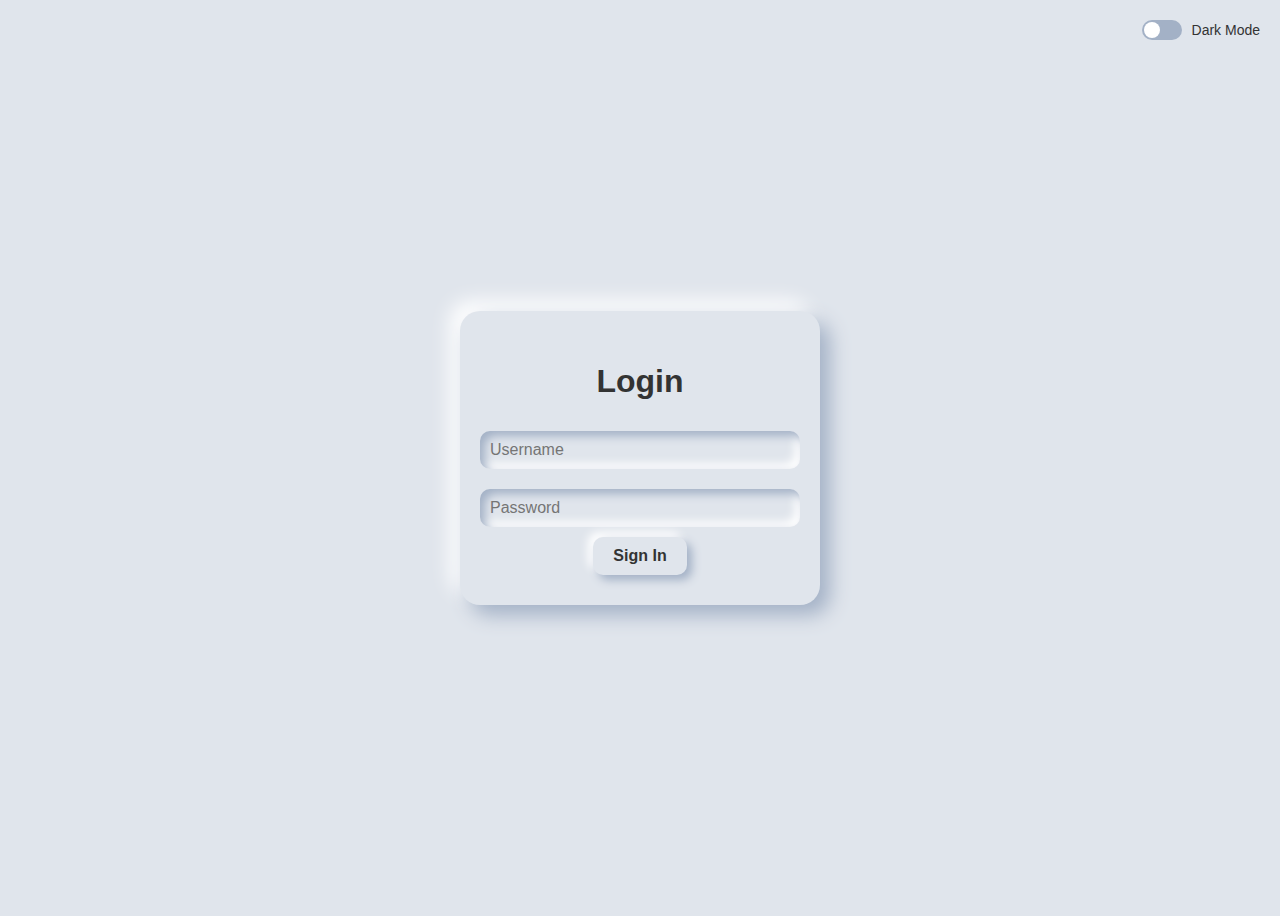
<file: 3d-login/index.html>
<!DOCTYPE html>
<html lang="en">

<head>
    <meta charset="UTF-8">
    <meta name="viewport" content="width=device-width, initial-scale=1.0">
    <title>Neumorphism Login</title>
    <link rel="stylesheet" href="style.css">
</head>

<body>

    <div class="toggle-container">
        <label class="switch">
            <input type="checkbox" id="themeToggle">
            <span class="slider"></span>
        </label>
        <span class="toggle-text">Dark Mode</span>
    </div>

    <div class="neu neu-card">
        <h1>Login</h1>
        <input type="text" class="neu neu-input" placeholder="Username">
        <input type="password" class="neu neu-input" placeholder="Password">
        <button class="neu neu-btn">Sign In</button>
    </div>

    <script>
        document.getElementById('themeToggle').addEventListener('change', function () {
            document.body.classList.toggle('dark-mode');
        });

    </script>
</body>

</html>
</file>
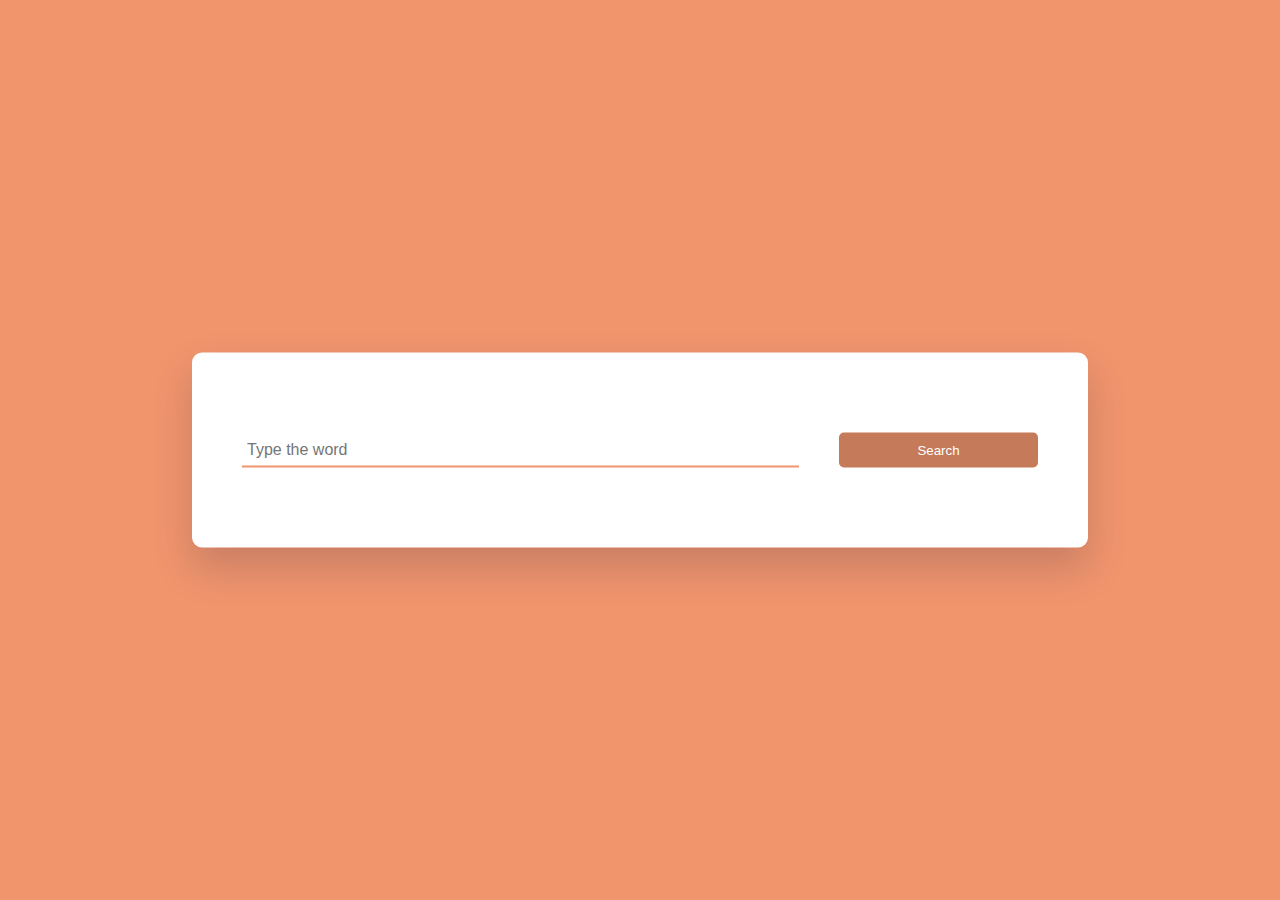
<file: dictionary/index.html>
<!DOCTYPE html>
<html lang="en">
<head>
    <meta charset="UTF-8">
    <meta name="viewport" content="width=device-width, initial-scale=1.0">
    <title>Dictionary</title>
    <link rel="stylesheet" href="https://cdnjs.cloudflare.com/ajax/libs/font-awesome/6.7.2/css/all.min.css">
    <link rel="stylesheet" href="style.css">
</head>
<body>
    <audio id="sound"></audio>
    <div class="container">
        <div class="search-box">
            <input id="inp-word" type="text" placeholder="Type the word">
            <button id="search-btn">Search</button>
        </div>

        <div class="result" id="result">
           
        </div>
    </div>

    <script src="script.js"></script>
</body>
</html>
</file>
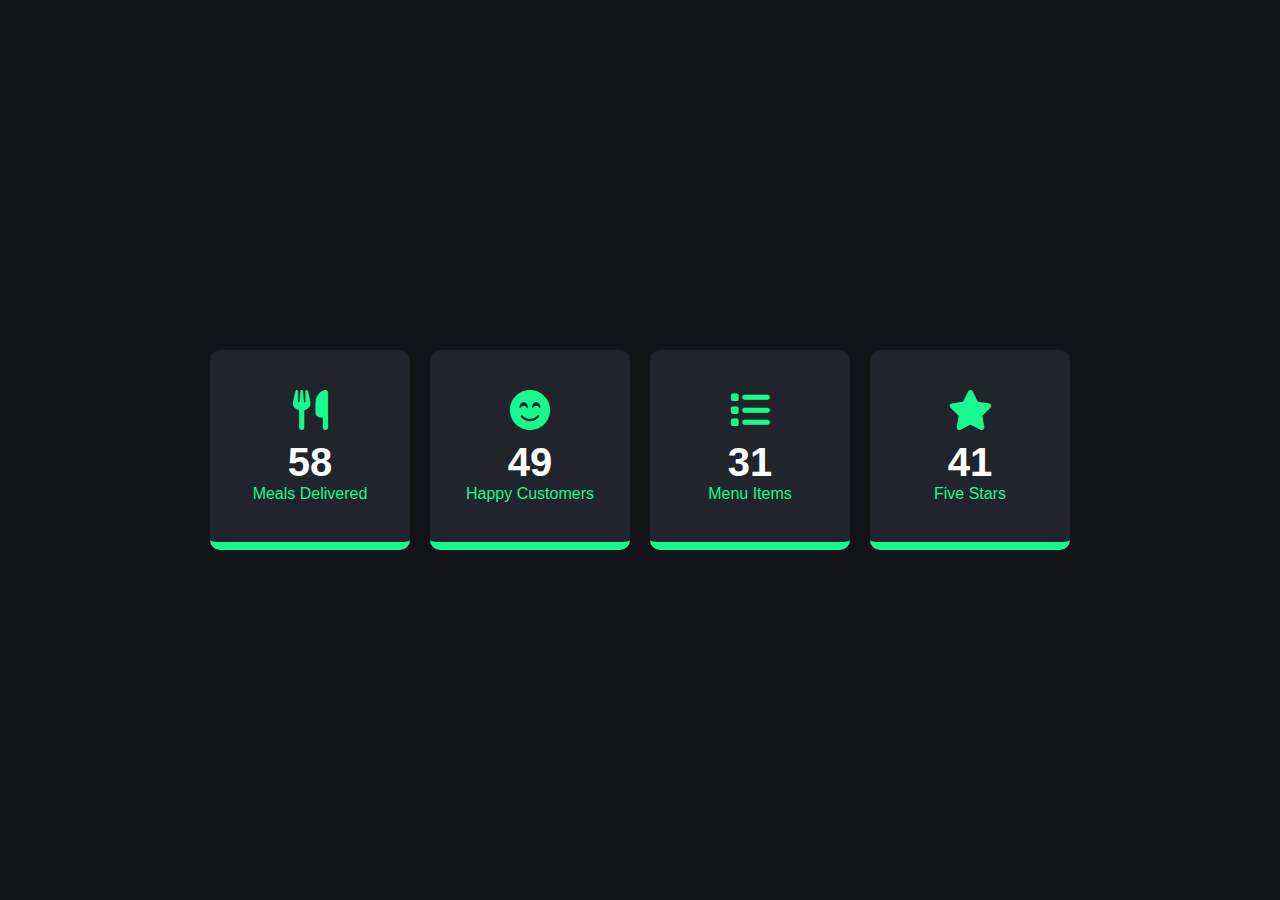
<file: number-counting/index.html>
<!DOCTYPE html>
<html lang="en">
<head>
    <meta charset="UTF-8">
    <meta name="viewport" content="width=device-width, initial-scale=1.0">
    <title>Number Counter</title>
    <link rel="stylesheet" href="https://cdnjs.cloudflare.com/ajax/libs/font-awesome/6.7.2/css/all.min.css">
    <link rel="stylesheet" href="style.css">
</head>
<body>
    <div class="wrapper">
        <div class="container">
            <i class="fa-solid fa-utensils"></i>
            <span class="num" data-val="400">000</span>
            <span class="text" >Meals Delivered</span>
        </div>

        <div class="container">
            <i class="fa-solid fa-smile-beam"></i>
            <span class="num" data-val="340">000</span>
            <span class="text" >Happy Customers</span>
        </div>

        <div class="container">
            <i class="fa-solid fa-list"></i>
            <span class="num" data-val="225">000</span>
            <span class="text" >Menu Items</span>
        </div>

        <div class="container">
            <i class="fa-solid fa-star"></i>
            <span class="num" data-val="280">000</span>
            <span class="text" >Five Stars</span>
        </div>
    </div>


    <script src="script.js"></script>
</body>
</html>
</file>
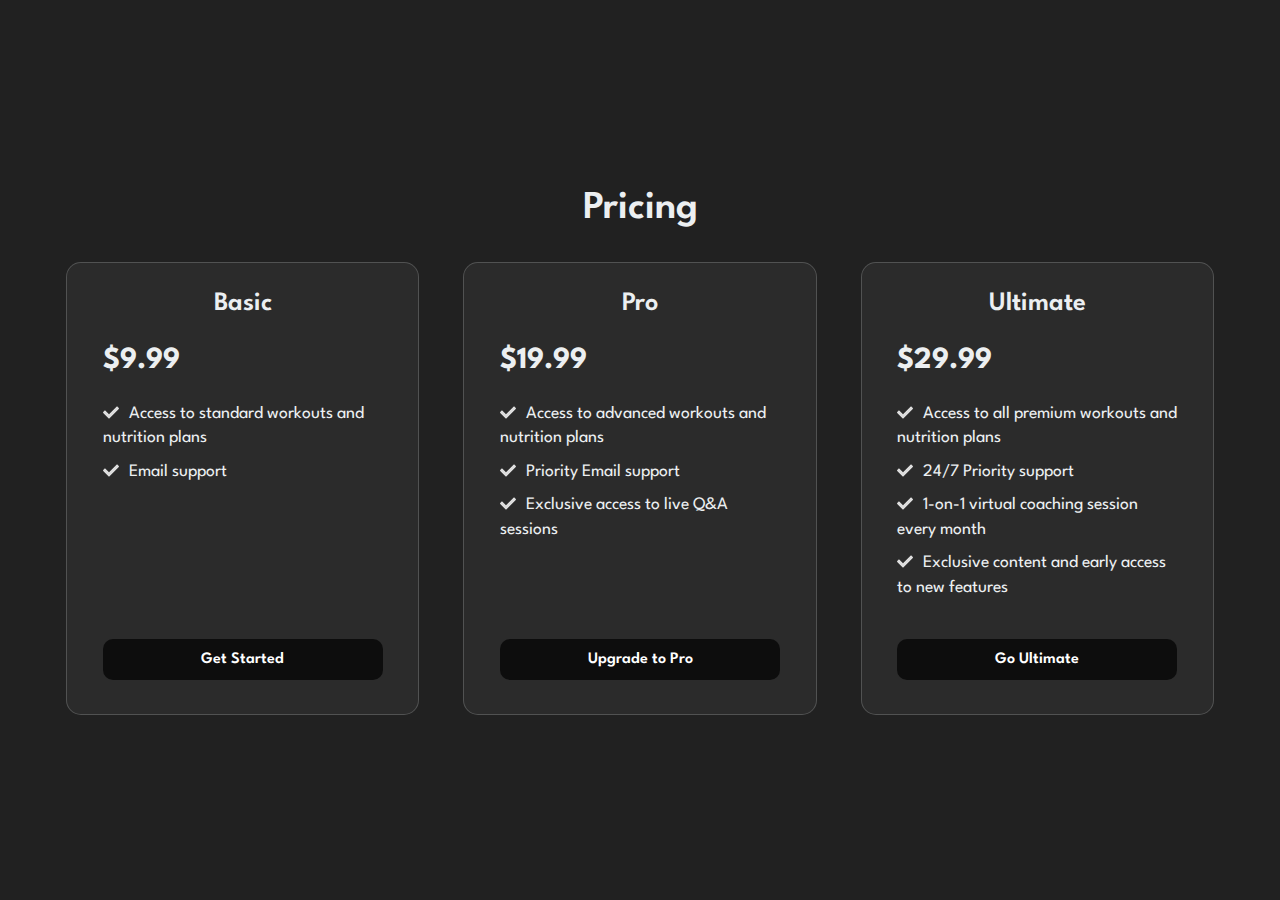
<file: pricing-cards/index.html>
<!DOCTYPE html>
<html lang="en">
<head>
    <meta charset="UTF-8">
    <meta name="viewport" content="width=device-width, initial-scale=1.0">
    <title>Pricing Cards</title>
    <link rel="stylesheet" href="style.css">
</head>
<body>
    
    <main class="main flow">
        <h1 class="main__heading">Pricing</h1>
        <div class="main__cards cards">
          <div class="cards__inner">
            <div class="cards__card card">
              <h2 class="card__heading">Basic</h2>
              <p class="card__price">$9.99</p>
              <ul role="list" class="card__bullets flow">
                <li>Access to standard workouts and nutrition plans</li>
                <li>Email support</li>
              </ul>
              <a href="#basic" class="card__cta cta">Get Started</a>
            </div>
      
            <div class="cards__card card">
              <h2 class="card__heading">Pro</h2>
              <p class="card__price">$19.99</p>
              <ul role="list" class="card__bullets flow">
                <li>Access to advanced workouts and nutrition plans</li>
                <li>Priority Email support</li>
                <li>Exclusive access to live Q&A sessions</li>
              </ul>
              <a href="#pro" class="card__cta cta">Upgrade to Pro</a>
            </div>
      
            <div class="cards__card card">
              <h2 class="card__heading">Ultimate</h2>
              <p class="card__price">$29.99</p>
              <ul role="list" class="card__bullets flow">
                <li>Access to all premium workouts and nutrition plans</li>
                <li>24/7 Priority support</li>
                <li>1-on-1 virtual coaching session every month</li>
                <li>Exclusive content and early access to new features</li>
              </ul>
              <a href="#ultimate" class="card__cta cta">Go Ultimate</a>
            </div>
          </div>
          
          <div class="overlay cards__inner"></div>
        </div>
      </main>

    <script src="script.js"></script>
</body>
</html>
</file>
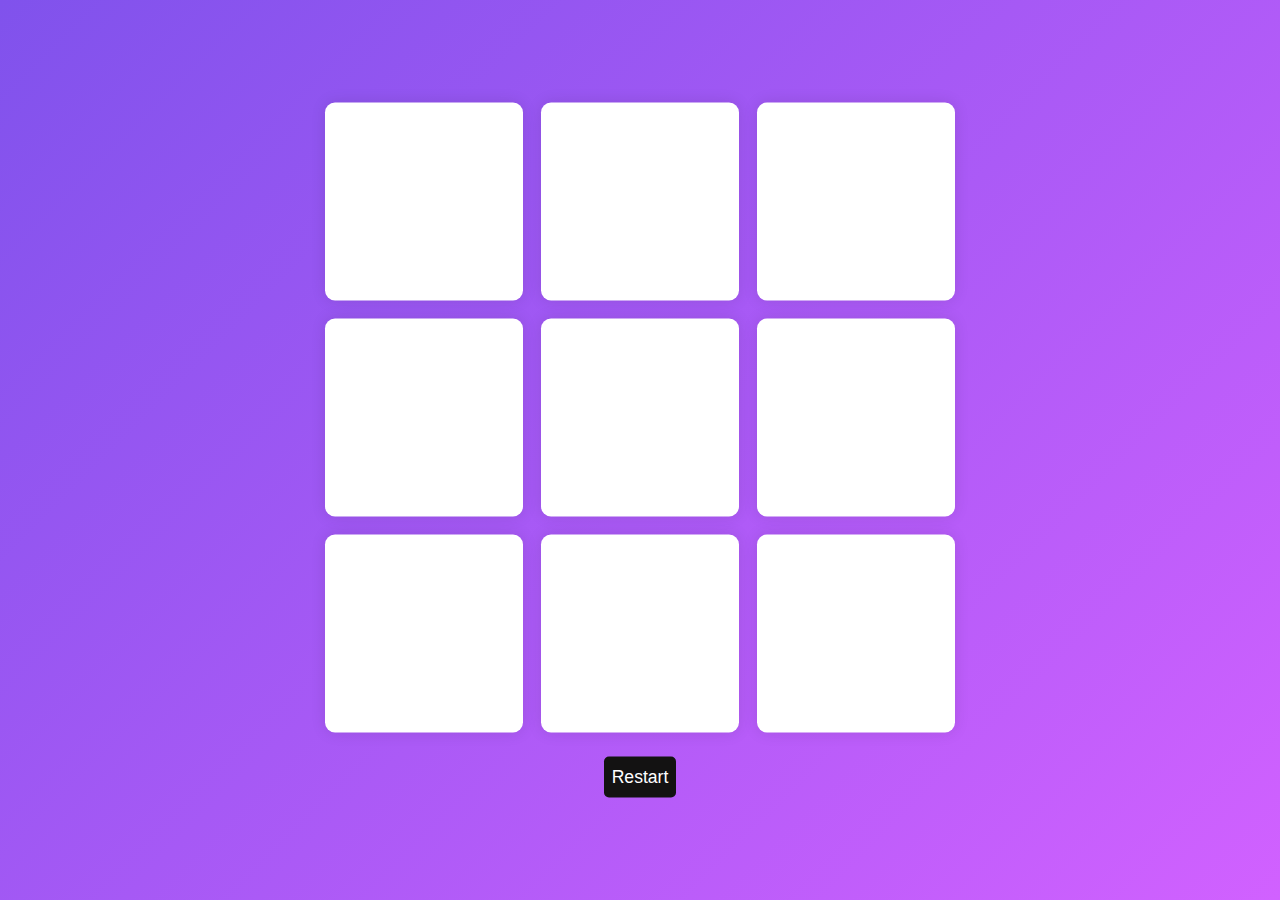
<file: tictactoe/index.html>
<!DOCTYPE html>
<html lang="en">
<head>
    <meta charset="UTF-8">
    <meta name="viewport" content="width=device-width, initial-scale=1.0">
    <title>Tic Tac Toe</title>
    <link rel="stylesheet" href="style.css">
</head>
<body>
    
    <div class="wrapper">
        <div class="container">
            <button class="button-option"></button>
            <button class="button-option"></button>
            <button class="button-option"></button>
            <button class="button-option"></button>
            <button class="button-option"></button>
            <button class="button-option"></button>
            <button class="button-option"></button>
            <button class="button-option"></button>
            <button class="button-option"></button>
        </div>
        <button id="restart">Restart</button>
    </div>

    <div class="popup hide">
        <p id="message"> sample </p>
        <button id="new-game">New Game</button>
    </div>

    <script src="script.js"></script>
</body>
</html>
</file>
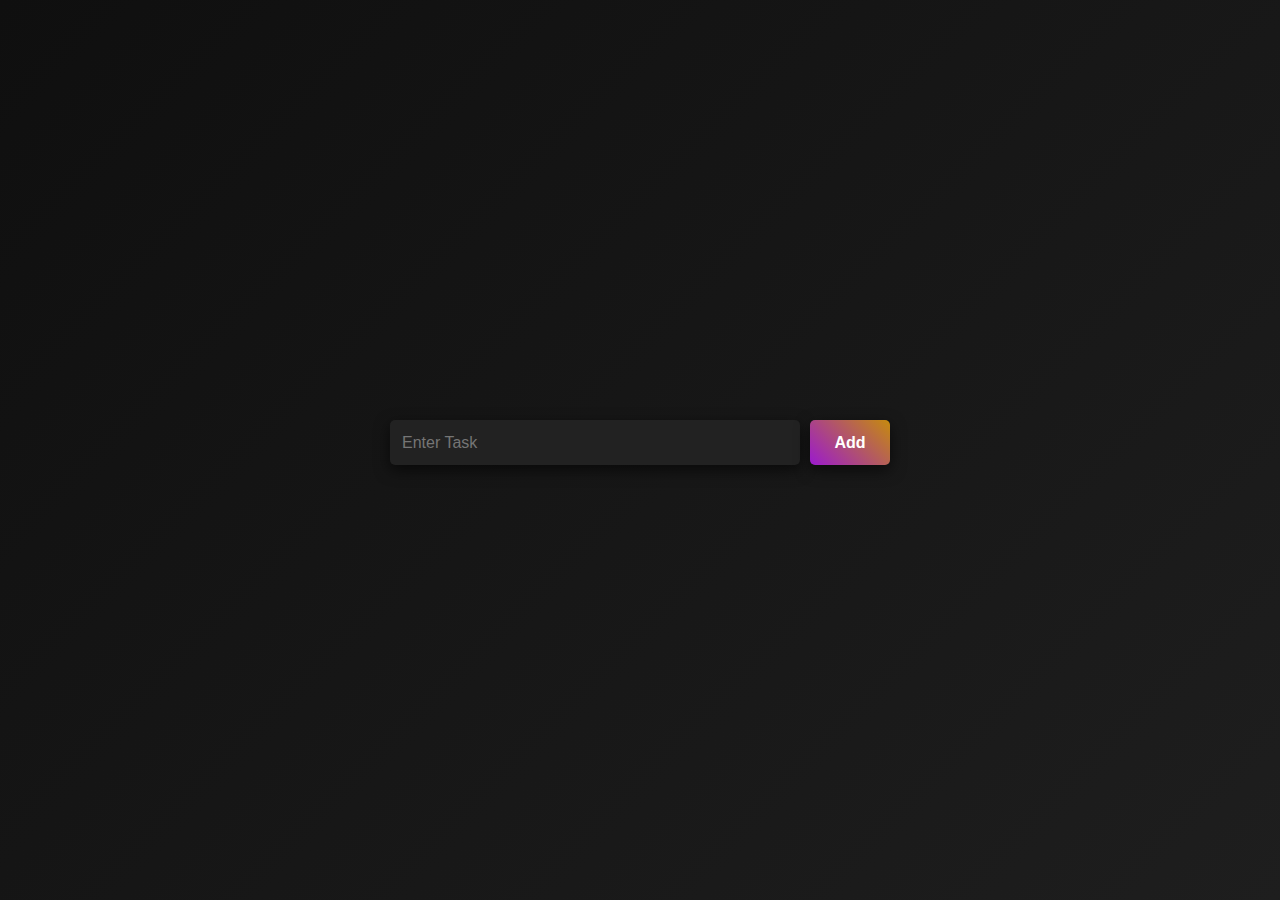
<file: to-do-list/index.html>
<!DOCTYPE html>
<html lang="en">
<head>
    <meta charset="UTF-8">
    <meta name="viewport" content="width=device-width, initial-scale=1.0">
    <title>To Do List</title>
    <link rel="stylesheet" href="style.css">
</head>
<body>
    <div class="container">
        <div id="newtask">
            <input type="text" placeholder="Enter Task" >
            <button id="push">Add</button>
        </div>

        <div id="tasks"></div>
    </div>

    <script src="script.js"></script>
</body>
</html>
</file>
<file: 3d-login/style.css>
/* Default Light Theme */
:root {
    --bg-color: #e0e5ec;
    --shadow-dark: #a3b1c6;
    --shadow-light: #ffffff;
    --text-color: #333;
}

.dark-mode {
    --bg-color: #2c2f33;
    --shadow-dark: #1c1e21;
    --shadow-light: #3a3d41;
    --text-color: #ffffff;
}

body {
    display: flex;
    height: 100vh;
    align-items: center;
    justify-content: center;
    flex-direction: column;
    background-color: var(--bg-color);
    font-family: Arial, sans-serif;
    transition: background 0.3s ease-in-out;
}

.toggle-container {
    position: absolute;
    top: 20px;
    right: 20px;
    display: flex;
    align-items: center;
}

.toggle-text {
    margin-left: 10px;
    font-size: 14px;
    color: var(--text-color);
}

.switch {
    position: relative;
    display: inline-block;
    width: 40px;
    height: 20px;
}

.switch input {
    opacity: 0;
    width: 0;
    height: 0;
}

.slider {
    position: absolute;
    cursor: pointer;
    top: 0;
    left: 0;
    right: 0;
    bottom: 0;
    background-color: var(--shadow-dark);
    border-radius: 20px;
    transition: 0.4s;
}

.slider:before {
    position: absolute;
    content: "";
    height: 16px;
    width: 16px;
    left: 2px;
    bottom: 2px;
    background-color: white;
    border-radius: 50%;
    transition: 0.4s;
}

input:checked + .slider {
    background-color: var(--shadow-light);
}

input:checked + .slider:before {
    transform: translateX(20px);
}

.neu {
    background: var(--bg-color);
    border-radius: 20px;
    box-shadow: 10px 10px 20px var(--shadow-dark), -10px -10px 20px var(--shadow-light);
    color: var(--text-color);
}

.neu-card {
    display: flex;
    flex-direction: column;
    justify-content: center;
    align-items: center;
    padding: 30px;
    width: 300px;
    text-align: center;
}

.neu-input {
    width: 100%;
    padding: 10px;
    margin: 10px 0;
    border: none;
    border-radius: 10px;
    outline: none;
    font-size: 16px;
    background: var(--bg-color);
    color: var(--text-color);
    box-shadow: inset 5px 5px 10px var(--shadow-dark), inset -5px -5px 10px var(--shadow-light);
}

.neu-btn {
    padding: 10px 20px;
    border: none;
    border-radius: 10px;
    cursor: pointer;
    font-size: 16px;
    font-weight: bold;
    background: var(--bg-color);
    color: var(--text-color);
    box-shadow: 5px 5px 10px var(--shadow-dark), -5px -5px 10px var(--shadow-light);
    transition: all 0.2s ease-in-out;
}

.neu-btn:active {
    box-shadow: inset 5px 5px 10px var(--shadow-dark), inset -5px -5px 10px var(--shadow-light);
}
</file>
<file: dictionary/style.css>
* {
    padding: 0;
    margin: 0;
    box-sizing: border-box;
}


body {
    background-color: #f1956d;
}

.container {
    background-color: #ffffff;
    width: 70%;
    position: absolute;
    transform: translate(-50%, -50%);
    top: 50%;
    left: 50%;
    padding: 80px 50px;
    border-radius: 10px;
    box-shadow: 0 20px 40px rgba(38, 33, 64, 0.2);
}

.search-box {
    width: 100%;
    display: flex;
    justify-content: space-between;
}

.search-box input {
    padding: 5px;
    width: 70%;
    border: none;
    outline: none;
    border-bottom: 2px solid #f1956d;
    font-size: 16px;
}

.search-box button {
    padding: 10px 0;
    width: 25%;
    background-color: #c57a59;
    border: none;
    outline: none;
    border-radius: 5px;
    color: #ffffff;

}

.result {
    position: relative;
}

.result h3 {
    font-size: 30px;
    color: black;
}

.result .word {
    display: flex;
    justify-content: space-between;
    margin-top: 50px;
}

.result button {
    background: transparent;
    color: #c57a59;
    border: none;
    outline: none;
    font-size: 16px;
}

.result details {
    display: flex;
    gap: 10px;
    color: #f1956d;
    margin: 5px 0 20px 0;
    font-size: 14px;
}

.word-meaning {
    color: darkgray;
    margin-bottom: 10px;

}

.word-example {
    color: darkgray;
    font-style: italic;
    border-left: 5px solid #f1956d;
    padding-left: 20px;
}

.details {
    display: flex;
    gap: 10px;
    color: gray;
    margin-bottom: 5px;
}
</file>
<file: pricing-cards/style.css>
@import url("https://fonts.googleapis.com/css2?family=League+Spartan:wght@400;500;600;700;800;900&display=swap");

*,
*::after,
*::before {
  box-sizing: border-box;
  margin: 0;
  padding: 0;
}

html,
body {
  height: 100%;
  min-height: 100vh;
}

body {
  display: grid;
  place-items: center;
  font-family: "League Spartan", system-ui, sans-serif;
  font-size: 1.1rem;
  line-height: 1.2;
  background-color: #212121;
  color: #ddd;
}

ul {
  list-style: none;
}

.main {
  max-width: 75rem;
  padding: 3em 1.5em;
}

.main__heading {
  font-weight: 600;
  font-size: 2.25em;
  margin-bottom: 0.75em;
  text-align: center;
  color: #eceff1;
}

.cards {
  position: relative;
}

.cards__inner {
  display: flex;
  flex-wrap: wrap;
  gap: 2.5em;
}

.card {
  --flow-space: 0.5em;
  --hsl: var(--hue), var(--saturation), var(--lightness);
  flex: 1 1 14rem;
  padding: 1.5em 2em;
  display: grid;
  grid-template-rows: auto auto auto 1fr;
  align-items: start;
  gap: 1.25em;
  color: #eceff1;
  background-color: #2b2b2b;
  border: 1px solid #eceff133;
  border-radius: 15px;
}

.card:nth-child(1) {
  --hue: 165;
  --saturation: 82.26%;
  --lightness: 51.37%;
}

.card:nth-child(2) {
  --hue: 291.34;
  --saturation: 95.9%;
  --lightness: 61.76%;
}

.card:nth-child(3) {
  --hue: 338.69;
  --saturation: 100%;
  --lightness: 48.04%;
}

.card__bullets {
  line-height: 1.4;
}

.card__bullets li::before {
  display: inline-block;
  content: url("data:image/svg+xml,%3Csvg xmlns='http://www.w3.org/2000/svg' viewBox='0 0 512 512' width='16' title='check' fill='%23dddddd'%3E%3Cpath d='M173.898 439.404l-166.4-166.4c-9.997-9.997-9.997-26.206 0-36.204l36.203-36.204c9.997-9.998 26.207-9.998 36.204 0L192 312.69 432.095 72.596c9.997-9.997 26.207-9.997 36.204 0l36.203 36.204c9.997 9.997 9.997 26.206 0 36.204l-294.4 294.401c-9.998 9.997-26.207 9.997-36.204-.001z' /%3E%3C/svg%3E");
  transform: translatey(0.25ch);
  margin-right: 1ch;
}

.card__heading {
  font-size: 1.5em;
  font-weight: 600;
  text-align: center;
}

.card__price {
  font-size: 1.75em;
  font-weight: 700;
  /* border-bottom: 1px dotted white; */
}

.flow > * + * {
  margin-top: var(--flow-space, 1.25em);
}

.cta {
  display: block;
  align-self: end;
  margin: 1em 0 0.5em 0;
  text-align: center;
  text-decoration: none;
  color: #fff;
  background-color: #0d0d0d;
  padding: 0.7em;
  border-radius: 10px;
  font-size: 1rem;
  font-weight: 600;
}

.overlay {
  position: absolute;
  inset: 0;
  pointer-events: none;
  user-select: none;
  opacity: var(--opacity, 0);
  -webkit-mask: radial-gradient(
    25rem 25rem at var(--x) var(--y),
    #000 1%,
    transparent 50%
  );
  mask: radial-gradient(
    25rem 25rem at var(--x) var(--y),
    #000 1%,
    transparent 50%
  );
  transition: 400ms mask ease;
  will-change: mask;
}

.overlay .card {
  background-color: hsla(var(--hsl), 0.15);
  border-color: hsla(var(--hsl), 1);
  box-shadow: 0 0 0 1px inset hsl(var(--hsl));
}

.overlay .cta {
  display: block;
  grid-row: -1;
  width: 100%;
  background-color: hsl(var(--hsl));
  box-shadow: 0 0 0 1px hsl(var(--hsl));
}

:not(.overlay) > .card {
  transition: 400ms background ease;
  will-change: background;
}

:not(.overlay) > .card:hover {
  --lightness: 95%;
  background: hsla(var(--hsl), 0.1);
}
</file>
<file: tictactoe/style.css>
* {
    padding: 0;
    margin: 0;
    box-sizing: border-box;
}

body {
    height: 100vh;
    background: linear-gradient(135deg, #8052ec, #d161ff);
}

html {
    font-size: 16px;
}

.wrapper {
    position: absolute;
    transform: translate(-50%, -50%);
    top: 50%;
    left: 50%;
}

.container {
    width: 70vmin;
    height: 70vmin;
    display: flex;
    flex-wrap: wrap;
    gap: 2vmin;
}

.button-option {
    background: #ffffff;
    height: 22vmin;
    width: 22vmin;
    border: none;
    border-radius: 10px;
    font-size: 12vmin;
    color: #653ac9;
    box-shadow: 0 0 15px rgba(0,0,0,0.1);
}

#restart {
    margin-top: 1.5rem;
    font-size: 1.1em;
    padding: 10px 8px;
    border-radius: 5px;
    border: none;
    background-color: #131212;
    color: #ffffff;
    position: relative;

    display: flex;
    justify-content: center;
    align-items: center;
    margin-left: auto;
    margin-right: auto;
}

.popup {
    background: linear-gradient(135deg, #8052ec, #d161ff);
    height: 100%;
    width: 100%;
    position: absolute;
    display: flex;
    z-index: 2;
    align-items: center;
    justify-content: center;
    flex-direction: column;
    gap: 1em;
    font-size: 12vmin;
}

#new-game {
    font-size: 0.3em;
    padding: 12px 10px;
    background-color: #652edb;
    color: #ffffff;
    border: none;
    border-radius: 10px;
}

#message {
    color: #ffffff;
    text-align: center;
    font-size: 1.2em;
}

.popup.hide {
    display: none;
}
</file>
<file: to-do-list/style.css>
*, *:before, *:after {
    padding: 0;
    margin: 0;
    box-sizing: border-box;
}

body {
    height: 100vh;
    background: linear-gradient(135deg, #0f0f0f, #1e1e1e); /* Deep dark theme */
    display: flex;
    justify-content: center;
    align-items: center;
    padding: 10px;
    color: #fff;
}

/* Main Container */
.container {
    width: 90%;
    max-width: 500px;
    display: flex;
    flex-direction: column;
    gap: 15px;
}

/* New Task Input Section */
#newtask {
    display: flex;
    align-items: center;
    gap: 10px;
}

/* Input Field */
#newtask input {
    flex: 1;
    height: 45px;
    font-size: 16px;
    padding: 10px;
    border-radius: 5px;
    background: #222;
    color: #fff;
    border: 2px solid transparent;
    transition: 0.4s ease-in-out;
    box-shadow: 0 5px 15px rgba(0, 0, 0, 0.6);
}

/* RGB border animation on focus */
#newtask input:focus {
    outline: none;
    border-image: linear-gradient(45deg, #ff0000, #ff7300, #ffeb00, #00ff2a, #00f2ff, #6b00ff, #ff00a8, #ff0000) 1;
    border-width: 2px;
    animation: rgbBorder 2s linear infinite;
}

/* Add Button */
#newtask button {
    height: 45px;
    width: 80px;
    border-radius: 5px;
    background: linear-gradient(45deg, #9b1ace, #c68b0d);
    border: none;
    color: white;
    cursor: pointer;
    font-size: 16px;
    font-weight: bold;
    box-shadow: 0 5px 15px rgba(0, 0, 0, 0.6);
    transition: transform 0.2s ease-in-out;
}

/* Button Hover */
#newtask button:hover {
    transform: scale(1.1);
    background: linear-gradient(45deg, #ff00ff, #9b1ace);
}

/* Tasks Container */
#tasks {
    width: 100%;
    max-height: 300px;
    overflow-y: auto;
    display: flex;
    flex-direction: column;
    gap: 10px;
    padding-right: 5px;
}

/* Scrollbar Styling */
#tasks::-webkit-scrollbar {
    width: 6px;
}

#tasks::-webkit-scrollbar-thumb {
    background: linear-gradient(45deg, #9b1ace, #ff00ff);
    border-radius: 10px;
}

#tasks::-webkit-scrollbar-track {
    background: transparent;
}

/* Task Styling with RGB border animation */
.task {
    display: flex;
    justify-content: space-between;
    align-items: center;
    padding: 12px;
    border-radius: 5px;
    font-size: 16px;
    font-weight: 500;
    cursor: pointer;
    color: #fff;
    background: #222;
    box-shadow: 0 5px 15px rgba(0, 0, 0, 0.6);
    border: 2px solid transparent;
    animation: fadeIn 0.3s ease-in-out;
    transition: 0.4s;
}

/* RGB Border Animation */
.task:hover {
    border-image: linear-gradient(45deg, #ff0000, #ff7300, #ffeb00, #00ff2a, #00f2ff, #6b00ff, #ff00a8, #ff0000) 1;
    animation: rgbBorder 2s linear infinite;
}

/* Completed Task Effect */
.task.completed span {
    text-decoration: line-through;
    color: #bbb;
    transition: 0.4s;
}

/* Dustbin Delete Button */
.task .delete {
    background: none;
    border: none;
    cursor: pointer;
    font-size: 22px;
    color: red;
    transition: 0.3s;
}

.task .delete:hover {
    color: darkred;
    transform: scale(1.2);
}

/* Animations */
@keyframes fadeIn {
    from {
        opacity: 0;
        transform: translateY(-10px);
    }
    to {
        opacity: 1;
        transform: translateY(0);
    }
}

@keyframes rgbBorder {
    0% { border-image-source: linear-gradient(45deg, #ff0000, #ff7300, #ffeb00, #00ff2a, #00f2ff, #6b00ff, #ff00a8, #ff0000); }
    25% { border-image-source: linear-gradient(45deg, #ff7300, #ffeb00, #00ff2a, #00f2ff, #6b00ff, #ff00a8, #ff0000, #ff0000); }
    50% { border-image-source: linear-gradient(45deg, #ffeb00, #00ff2a, #00f2ff, #6b00ff, #ff00a8, #ff0000, #ff7300, #ff0000); }
    75% { border-image-source: linear-gradient(45deg, #00ff2a, #00f2ff, #6b00ff, #ff00a8, #ff0000, #ff7300, #ffeb00, #ff0000); }
    100% { border-image-source: linear-gradient(45deg, #ff0000, #ff7300, #ffeb00, #00ff2a, #00f2ff, #6b00ff, #ff00a8, #ff0000); }
}

/* Responsive Design */
@media (max-width: 600px) {
    .container {
        width: 100%;
        padding: 15px;
    }

    #newtask {
        flex-direction: row;
    }

    #newtask input {
        width: 100%;
    }

    #newtask button {
        width: 80px;
    }
}
</file>
<file: number-counting/style.css>
/* General Reset */
* {
    padding: 0;
    margin: 0;
    box-sizing: border-box;
    font-family: 'Gill Sans', 'Gill Sans MT', Calibri, 'Trebuchet MS', sans-serif;
}

body {
    background-color: #121317;
    display: flex;
    justify-content: center;
    align-items: center;
    height: 100vh;
    padding: 20px;
}

.wrapper {
    display: flex;
    flex-wrap: wrap;
    justify-content: center;
    gap: 20px;
    max-width: 90vw;
}

.container {
    width: 200px;
    height: 200px;
    display: flex;
    flex-direction: column;
    align-items: center;
    justify-content: center;
    padding: 1em;
    font-size: 16px;
    border-radius: 10px;
    background-color: #21242b;
    border-bottom: 8px solid #18f98f;
    text-align: center;
    transition: transform 0.3s ease-in-out;
}

.container:hover {
    transform: translateY(-5px);
}

i {
    color: #18f98f;
    font-size: 2.5rem;
    margin-bottom: 10px;
}

span.num {
    color: #ffffff;
    font-weight: 700;
    font-size: 2.5rem;
}

span.text {
    color: #18f98f;
    font-size: 1rem;
    font-weight: 400;
}

/* Responsive Design */
@media screen and (max-width: 768px) {
    .wrapper {
        flex-direction: column;
        align-items: center;
    }

    .container {
        width: 80vw;
        height: auto;
        padding: 20px;
    }
}
</file>
